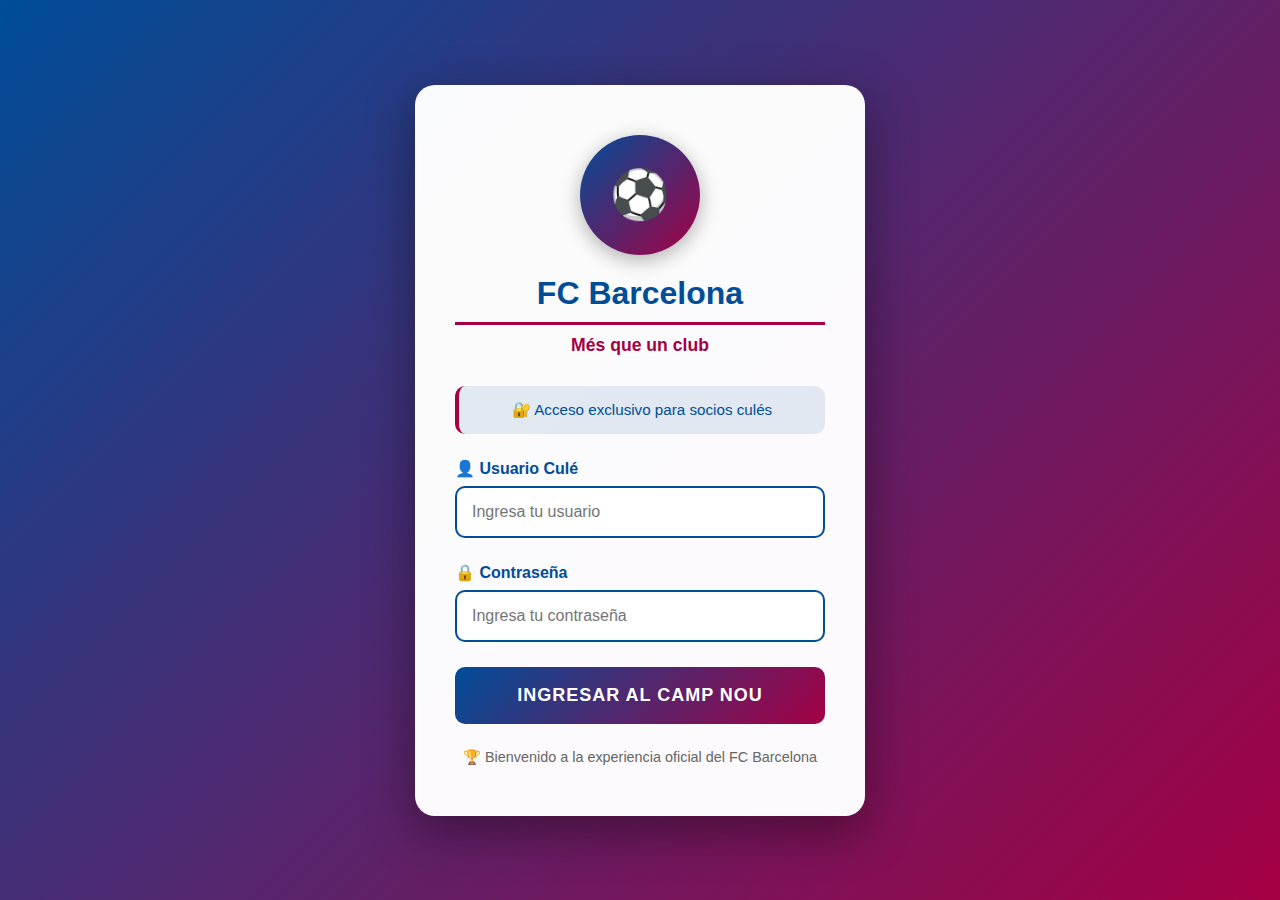
<file: index.html>
<!DOCTYPE html>
<html lang="es">
<head>
    <meta charset="UTF-8">
    <meta name="viewport" content="width=device-width, initial-scale=1.0">
    <title>FC Barcelona - Login</title>
    <link rel="stylesheet" href="css/styles.css">
</head>
<body>
    <!-- Pantalla de Login -->
    <div class="login-container" id="loginScreen">
        <div class="login-box">
            <div class="login-logo">⚽</div>
            <h2>FC Barcelona</h2>
            <p class="login-subtitle">Més que un club</p>
            
            <div class="login-info">
                🔐 Acceso exclusivo para socios culés
            </div>

            <form id="loginForm">
                <div class="form-group">
                    <label for="username">👤 Usuario Culé</label>
                    <input 
                        type="text" 
                        id="username" 
                        placeholder="Ingresa tu usuario" 
                        required
                        autocomplete="off"
                    >
                </div>

                <div class="form-group">
                    <label for="password">🔒 Contraseña</label>
                    <input 
                        type="password" 
                        id="password" 
                        placeholder="Ingresa tu contraseña" 
                        required
                    >
                </div>

                <button type="submit" class="login-btn">
                    Ingresar al Camp Nou
                </button>

                <div class="error-message" id="errorMessage">
                    ❌ Usuario o contraseña incorrectos. ¡Visca el Barça!
                </div>
            </form>

            <div class="login-footer">
                <p>🏆 Bienvenido a la experiencia oficial del FC Barcelona</p>
            </div>
        </div>
    </div>

    <script src="js/script.js"></script>
</body>
</html>
</file>
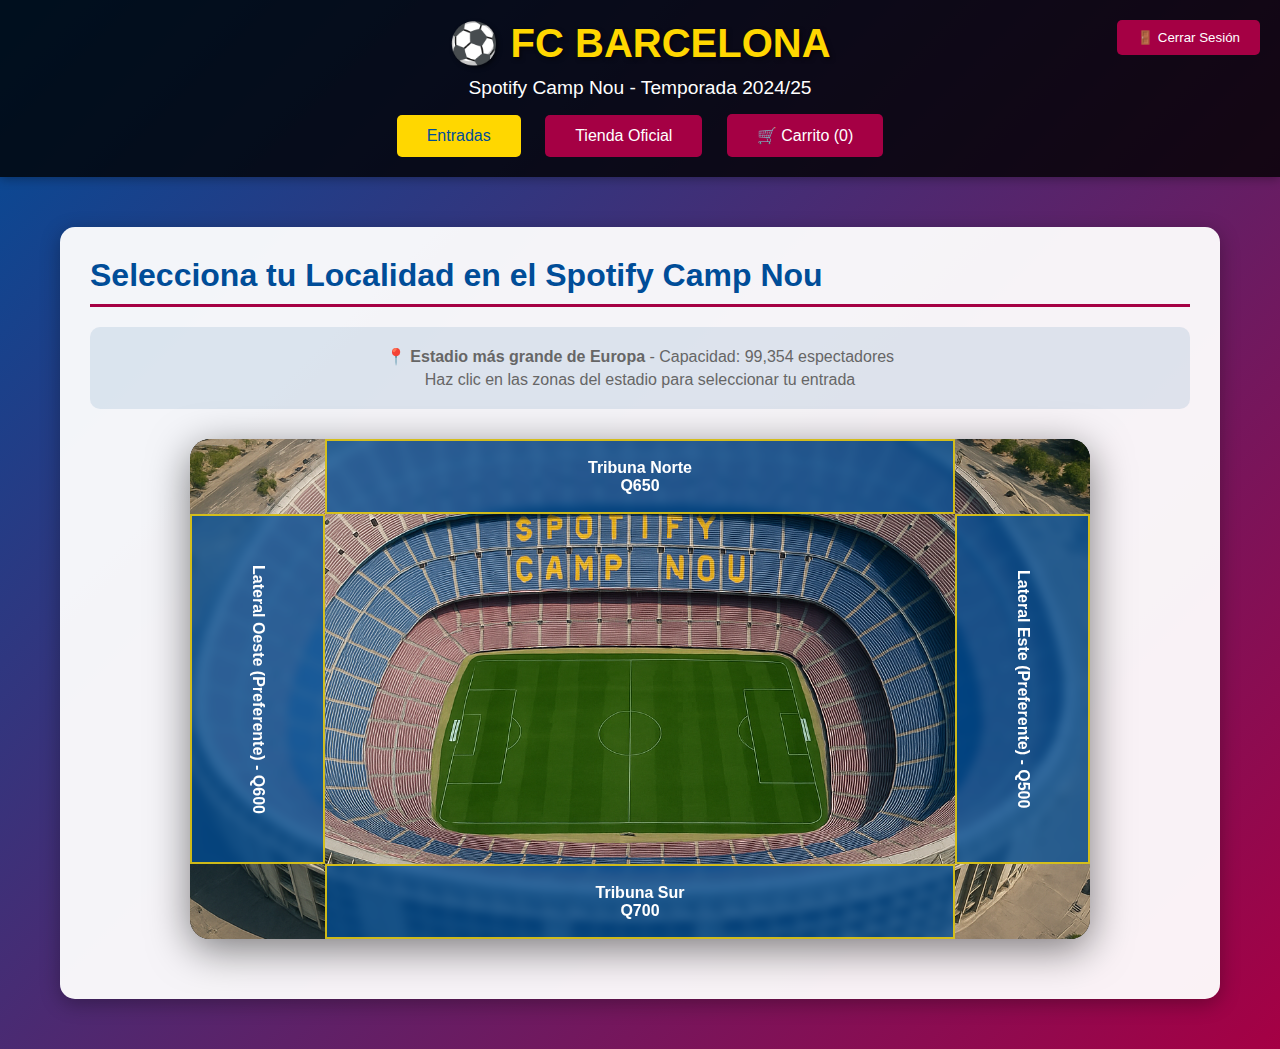
<file: main.html>
<!DOCTYPE html>
<html lang="es">
<head>
    <meta charset="UTF-8">
    <meta name="viewport" content="width=device-width, initial-scale=1.0">
    <title>FC Barcelona - Entradas y Tienda</title>
    <link rel="stylesheet" href="css/styles.css">
</head>
<body>
    <div class="main-content">
        <header>
            <button class="logout-btn" id="logoutBtn">🚪 Cerrar Sesión</button>
            <h1>⚽ FC BARCELONA</h1>
            <p style="margin-top: 10px; font-size: 1.2em;">Spotify Camp Nou - Temporada 2024/25</p>
            <nav>
                <button class="nav-btn active" data-section="tickets">Entradas</button>
                <button class="nav-btn" data-section="shop">Tienda Oficial</button>
                <button class="nav-btn" data-section="cart">🛒 Carrito (<span id="cart-count">0</span>)</button>
            </nav>
        </header>

        <div class="container">
            <!-- Sección de Entradas -->
            <div id="tickets" class="section active">
                <h2>Selecciona tu Localidad en el Spotify Camp Nou</h2>
                
                <div class="stadium-info">
                    <p><strong>📍 Estadio más grande de Europa</strong> - Capacidad: 99,354 espectadores</p>
                    <p>Haz clic en las zonas del estadio para seleccionar tu entrada</p>
                </div>
                
                <div class="stadium-container">
                    <div class="stadium-image">
                        <div class="stadium-overlay">
                            <div class="stand-zone stand-north" data-stand="norte" data-price="650">
                                <span>Tribuna Norte<br>Q650</span>
                            </div>
                            <div class="stand-zone stand-south" data-stand="sur" data-price="700">
                                <span>Tribuna Sur<br>Q700</span>
                            </div>
                            <div class="stand-zone stand-east" data-stand="este" data-price="500">
                                <span>Lateral Este (Preferente) - Q500</span>
                            </div>
                            <div class="stand-zone stand-west" data-stand="oeste" data-price="600">
                                <span>Lateral Oeste (Preferente) - Q600</span>
                            </div>
                            <div class="field-center"></div>
                        </div>
                    </div>
                </div>

                <div class="ticket-info" id="ticket-info" style="display: none;">
                    <h3>🎫 Entrada Seleccionada</h3>
                    <p><strong>Localidad:</strong> <span id="selected-stand"></span></p>
                    <p class="price">Q<span id="selected-price"></span></p>
                    <label for="ticket-quantity">Cantidad:</label>
                    <input type="number" id="ticket-quantity" min="1" max="10" value="1" style="width: 60px; padding: 5px; margin: 10px; font-size: 16px;">
                    <br>
                    <button class="btn" id="addTicketBtn">Añadir al Carrito</button>
                </div>
            </div>

            <!-- Sección de Tienda -->
            <div id="shop" class="section">
                <h2>Tienda Oficial - Camisetas Temporada 2024/25</h2>
                
                <div class="shirts-grid">
                    <!-- Camiseta Local -->
                    <div class="shirt-card">
                        <div class="shirt-image shirt-local"></div>
                        <h3>Camiseta Local 2024/25</h3>
                        <p class="shirt-description">Primera equipación oficial con las icónicas franjas azulgrana y patrocinio Nike + Spotify</p>
                        <p class="shirt-price">Q899.99</p>
                        <div class="size-selector" data-shirt="local">
                            <button class="size-btn">S</button>
                            <button class="size-btn">M</button>
                            <button class="size-btn">L</button>
                            <button class="size-btn">XL</button>
                            <button class="size-btn">XXL</button>
                        </div>
                        <button class="btn add-shirt-btn" data-name="Local" data-price="899.99" data-type="local">Añadir al Carrito</button>
                        <!-- ... precio y selector de talla ya existentes ... -->


                    </div>

                    <!-- Camiseta Visitante -->
                    <div class="shirt-card">
                        <div class="shirt-image shirt-visitante"></div>
                        <h3>Camiseta Visitante 2024/25</h3>
                        <p class="shirt-description">Segunda equipación en negro con franjas azulgrana - Diseño futurista exclusivo Nike</p>
                        <p class="shirt-price">Q899.99</p>
                        <div class="size-selector" data-shirt="visitante">
                            <button class="size-btn">S</button>
                            <button class="size-btn">M</button>
                            <button class="size-btn">L</button>
                            <button class="size-btn">XL</button>
                            <button class="size-btn">XXL</button>
                        </div>
                        <button class="btn add-shirt-btn" data-name="Visitante" data-price="899.99" data-type="visitante">Añadir al Carrito</button>
                    </div>

                    <!-- Tercera Equipación -->
                    <div class="shirt-card">
                        <div class="shirt-image shirt-tercera"></div>
                        <h3>Tercera Equipación 2024/25</h3>
                        <p class="shirt-description">Tercera camiseta en color Barely Volt - Edición especial moderna y vibrante</p>
                        <p class="shirt-price">Q899.99</p>
                        <div class="size-selector" data-shirt="tercera">
                            <button class="size-btn">S</button>
                            <button class="size-btn">M</button>
                            <button class="size-btn">L</button>
                            <button class="size-btn">XL</button>
                            <button class="size-btn">XXL</button>
                        </div>
                        <button class="btn add-shirt-btn" data-name="Tercera Equipación" data-price="899.99" data-type="tercera">Añadir al Carrito</button>
                    </div>
                </div>
            </div>

            <!-- Sección de Carrito -->
            <div id="cart" class="section">
                <h2>🛒 Tu Carrito de Compras</h2>
                <div class="cart-summary">
                    <h3>Resumen del Pedido</h3>
                    <div class="cart-items" id="cart-items">
                        <p style="text-align: center; color: rgba(255,255,255,0.7);">Tu carrito está vacío</p>
                    </div>
                    <div class="cart-total">
                        Total: Q<span id="cart-total">0.00</span>
                    </div>
                    <button class="btn" id="checkoutBtn" style="background: #ffd700; color: #004d98; margin-top: 20px;">
                        Proceder al Pago
                    </button>
                </div>
            </div>
        </div>
    </div>

    <script src="js/script.js"></script>
</body>
</html>
</file>
<file: css/styles.css>
/* Reset y estilos generales */
* {
    margin: 0;
    padding: 0;
    box-sizing: border-box;
}

body {
    font-family: 'Arial', sans-serif;
    background: linear-gradient(135deg, #004d98 0%, #a50044 100%);
    color: #fff;
    min-height: 100vh;
}

/* ==================== ESTILOS DEL LOGIN ==================== */

.login-container {
    display: flex;
    align-items: center;
    justify-content: center;
    min-height: 100vh;
    padding: 20px;
}

.login-box {
    background: rgba(255, 255, 255, 0.98);
    border-radius: 20px;
    padding: 50px 40px;
    max-width: 450px;
    width: 100%;
    box-shadow: 0 15px 50px rgba(0, 0, 0, 0.4);
    text-align: center;
    animation: slideIn 0.6s ease-out;
}

@keyframes slideIn {
    from {
        opacity: 0;
        transform: translateY(-30px);
    }
    to {
        opacity: 1;
        transform: translateY(0);
    }
}

.login-logo {
    width: 120px;
    height: 120px;
    margin: 0 auto 20px;
    background: linear-gradient(135deg, #004d98, #a50044);
    border-radius: 50%;
    display: flex;
    align-items: center;
    justify-content: center;
    font-size: 3em;
    box-shadow: 0 5px 20px rgba(0, 0, 0, 0.3);
}

.login-box h2 {
    color: #004d98;
    font-size: 2em;
    margin-bottom: 10px;
}

.login-subtitle {
    color: #a50044;
    font-size: 1.1em;
    margin-bottom: 30px;
    font-weight: bold;
}

.login-info {
    background: rgba(0, 77, 152, 0.1);
    padding: 15px;
    border-radius: 10px;
    margin-bottom: 25px;
    color: #004d98;
    font-size: 0.95em;
    border-left: 4px solid #a50044;
}

.form-group {
    margin-bottom: 25px;
    text-align: left;
}

.form-group label {
    display: block;
    color: #004d98;
    font-weight: bold;
    margin-bottom: 8px;
    font-size: 1em;
}

.form-group input {
    width: 100%;
    padding: 15px;
    border: 2px solid #004d98;
    border-radius: 10px;
    font-size: 16px;
    transition: all 0.3s;
    background: white;
}

.form-group input:focus {
    outline: none;
    border-color: #a50044;
    box-shadow: 0 0 10px rgba(165, 0, 68, 0.3);
}

.login-btn {
    width: 100%;
    background: linear-gradient(135deg, #004d98, #a50044);
    color: white;
    border: none;
    padding: 18px;
    font-size: 18px;
    font-weight: bold;
    border-radius: 10px;
    cursor: pointer;
    transition: all 0.3s;
    text-transform: uppercase;
    letter-spacing: 1px;
}

.login-btn:hover {
    transform: translateY(-2px);
    box-shadow: 0 8px 20px rgba(0, 0, 0, 0.3);
}

.error-message {
    background: #ffebee;
    color: #c62828;
    padding: 12px;
    border-radius: 8px;
    margin-top: 15px;
    border-left: 4px solid #c62828;
    display: none;
    animation: shake 0.5s;
}

@keyframes shake {
    0%, 100% { transform: translateX(0); }
    25% { transform: translateX(-10px); }
    75% { transform: translateX(10px); }
}

.login-footer {
    margin-top: 25px;
    color: #666;
    font-size: 0.9em;
}

/* ==================== ESTILOS PÁGINA PRINCIPAL ==================== */

.main-content {
    display: block;
}

header {
    background: rgba(0, 0, 0, 0.8);
    padding: 20px;
    text-align: center;
    box-shadow: 0 2px 10px rgba(0,0,0,0.3);
    position: relative;
}

.logout-btn {
    position: absolute;
    right: 20px;
    top: 20px;
    background: #a50044;
    color: white;
    border: none;
    padding: 10px 20px;
    border-radius: 5px;
    cursor: pointer;
    transition: all 0.3s;
}

.logout-btn:hover {
    background: #ffd700;
    color: #004d98;
}

h1 {
    color: #ffd700;
    font-size: 2.5em;
    text-shadow: 2px 2px 4px rgba(0,0,0,0.5);
}

nav {
    margin-top: 15px;
}

nav button {
    background: #a50044;
    color: white;
    border: none;
    padding: 12px 30px;
    margin: 0 10px;
    cursor: pointer;
    font-size: 16px;
    border-radius: 5px;
    transition: all 0.3s;
}

nav button:hover {
    background: #ffd700;
    color: #004d98;
    transform: translateY(-2px);
}

nav button.active {
    background: #ffd700;
    color: #004d98;
}

.container {
    max-width: 1200px;
    margin: 30px auto;
    padding: 20px;
}

.section {
    display: none;
    background: rgba(255, 255, 255, 0.95);
    border-radius: 15px;
    padding: 30px;
    color: #333;
    box-shadow: 0 5px 20px rgba(0,0,0,0.3);
}

.section.active {
    display: block;
    animation: fadeIn 0.5s;
}

@keyframes fadeIn {
    from { opacity: 0; transform: translateY(20px); }
    to { opacity: 1; transform: translateY(0); }
}

h2 {
    color: #004d98;
    margin-bottom: 20px;
    font-size: 2em;
    border-bottom: 3px solid #a50044;
    padding-bottom: 10px;
}

/* ==================== ESTADIO ==================== */

.stadium-container {
    position: relative;
    max-width: 900px;
    margin: 30px auto;
    background: #000;
    border-radius: 20px;
    overflow: hidden;
    box-shadow: 0 10px 40px rgba(0,0,0,0.5);
}

.stadium-image {
    width: 100%;
    height: 500px;
    background-image: url("camp-nou.png");
    background-size: cover;
    background-position: center;
    position: relative;
}

.stadium-overlay {
    position: absolute;
    top: 0;
    left: 0;
    right: 0;
    bottom: 0;
    display: grid;
    grid-template-columns: 15% 70% 15%;
    grid-template-rows: 15% 70% 15%;
    gap: 0;
}

.stand-zone {
    background: rgba(0, 77, 152, 0.75);
    border: 2px solid rgba(255, 215, 0, 0.8);
    display: flex;
    align-items: center;
    justify-content: center;
    cursor: pointer;
    transition: all 0.3s;
    color: white;
    font-weight: bold;
    text-align: center;
    padding: 10px;
    backdrop-filter: blur(5px);
}

.stand-zone:hover {
    background: rgba(255, 215, 0, 0.9);
    color: #004d98;
    transform: scale(1.05);
    z-index: 10;
}

.stand-zone.selected {
    background: rgba(165, 0, 68, 0.9);
    border-color: #ffd700;
    box-shadow: 0 0 30px rgba(255, 215, 0, 0.9);
    border-width: 3px;
}

.stand-north { 
    grid-column: 2; 
    grid-row: 1; 
}

.stand-south { 
    grid-column: 2; 
    grid-row: 3; 
}

.stand-east { 
    grid-column: 3; 
    grid-row: 2; 
    writing-mode: vertical-rl;
}

.stand-west { 
    grid-column: 1; 
    grid-row: 2; 
    writing-mode: vertical-rl;
}

.field-center {
    grid-column: 2;
    grid-row: 2;
    pointer-events: none;
}

.ticket-info {
    background: #f9f9f9;
    border: 2px solid #004d98;
    border-radius: 10px;
    padding: 20px;
    margin-top: 20px;
    text-align: center;
}

.ticket-info h3 {
    color: #a50044;
    margin-bottom: 15px;
}

.price {
    font-size: 2em;
    color: #004d98;
    font-weight: bold;
    margin: 10px 0;
}

.stadium-info {
    text-align: center;
    margin: 20px 0;
    padding: 15px;
    background: rgba(0, 77, 152, 0.1);
    border-radius: 10px;
}

.stadium-info p {
    color: #666;
    margin: 5px 0;
}

/* ==================== TIENDA ==================== */

.shirts-grid {
    display: grid;
    grid-template-columns: repeat(auto-fit, minmax(300px, 1fr));
    gap: 30px;
    margin-top: 30px;
}

.shirt-card {
    background: white;
    border: 3px solid #004d98;
    border-radius: 15px;
    padding: 20px;
    text-align: center;
    transition: all 0.3s;
    box-shadow: 0 3px 10px rgba(0,0,0,0.2);
}

.shirt-card:hover {
    transform: translateY(-10px);
    box-shadow: 0 10px 25px rgba(0,0,0,0.3);
}

.shirt-image {
    width: 100%;
    height: 350px;
    background-size: contain;
    background-repeat: no-repeat;
    background-position: center;
    border-radius: 10px;
    margin-bottom: 15px;
    background-color: #f5f5f5;
}

.shirt-local {
    background-image: url("camisola-local.jpg");
}

.shirt-visitante {
    background-image: url("visitante.jpg");
}

.shirt-tercera {
    background-image: url("camisola-tercera.jpg");
}

.shirt-card h3 {
    color: #004d98;
    margin: 15px 0;
    font-size: 1.5em;
}

.shirt-description {
    color: #666;
    font-size: 0.95em;
    margin: 10px 0;
    min-height: 40px;
}

.shirt-price {
    font-size: 1.8em;
    color: #a50044;
    font-weight: bold;
    margin: 10px 0;
}

.size-selector {
    margin: 15px 0;
}

.size-selector button, .size-btn {
    background: #f0f0f0;
    border: 2px solid #004d98;
    padding: 8px 15px;
    margin: 0 5px;
    cursor: pointer;
    border-radius: 5px;
    transition: all 0.3s;
}

.size-selector button:hover,
.size-selector button.selected,
.size-btn:hover,
.size-btn.selected {
    background: #004d98;
    color: white;
}

.btn {
    background: #a50044;
    color: white;
    border: none;
    padding: 15px 40px;
    font-size: 18px;
    border-radius: 8px;
    cursor: pointer;
    transition: all 0.3s;
    margin-top: 15px;
}

.btn:hover {
    background: #ffd700;
    color: #004d98;
    transform: scale(1.05);
}

/* ==================== CARRITO ==================== */

.cart-summary {
    background: #004d98;
    color: white;
    padding: 20px;
    border-radius: 10px;
    margin-top: 30px;
    text-align: center;
}

.cart-summary h3 {
    margin-bottom: 15px;
}

.cart-items {
    background: rgba(255,255,255,0.1);
    padding: 15px;
    border-radius: 5px;
    margin: 10px 0;
    text-align: left;
}

.cart-item {
    padding: 8px 0;
    border-bottom: 1px solid rgba(255,255,255,0.2);
}

.cart-total {
    font-size: 1.5em;
    font-weight: bold;
    margin-top: 15px;
    color: #ffd700;
}

/* ==================== RESPONSIVE ==================== */

@media (max-width: 768px) {
    h1 {
        font-size: 1.8em;
    }
    
    nav button {
        padding: 10px 15px;
        font-size: 14px;
        margin: 5px;
    }
    
    .stadium-image {
        height: 400px;
    }
    
    .shirts-grid {
        grid-template-columns: 1fr;
    }
    
    .logout-btn {
        position: static;
        margin-bottom: 15px;
    }
    /* ---------- personalización camiseta ---------- */
/* ===== personalización camiseta (estético) ===== */
.player-custom {
    margin: 18px 0 22px 0;
    text-align: center;
    font-size: 14px;
}
.player-custom label {
    display: block;
    color: #004d98;
    font-weight: 700;
    margin-bottom: 8px;
    font-size: 15px;
}
.player-line {
    display: flex;
    gap: 10px;
    justify-content: center;
}
.player-list,
.dorsal-input {
    padding: 9px 12px;
    border: 2px solid #004d98;
    border-radius: 8px;
    font-size: 15px;
    background: #fff;
    transition: all .25s;
}
.player-list {
    flex: 1 1 70%;
    max-width: 260px;
}
.dorsal-input {
    flex: 0 0 70px;
    text-align: center;
}
.player-list:focus,
.dorsal-input:focus {
    border-color: #a50044;
    box-shadow: 0 0 8px rgba(165, 0, 68, .35);
    outline: none;
}
/* pequeña animación al aparecer */
.player-custom {
    animation: fadeIn .5s ease-out;
}
.dorsal-input:disabled {
    background: #f5f5f5;
    border-color: #aaa;
    color: #777;
}
}
</file>
